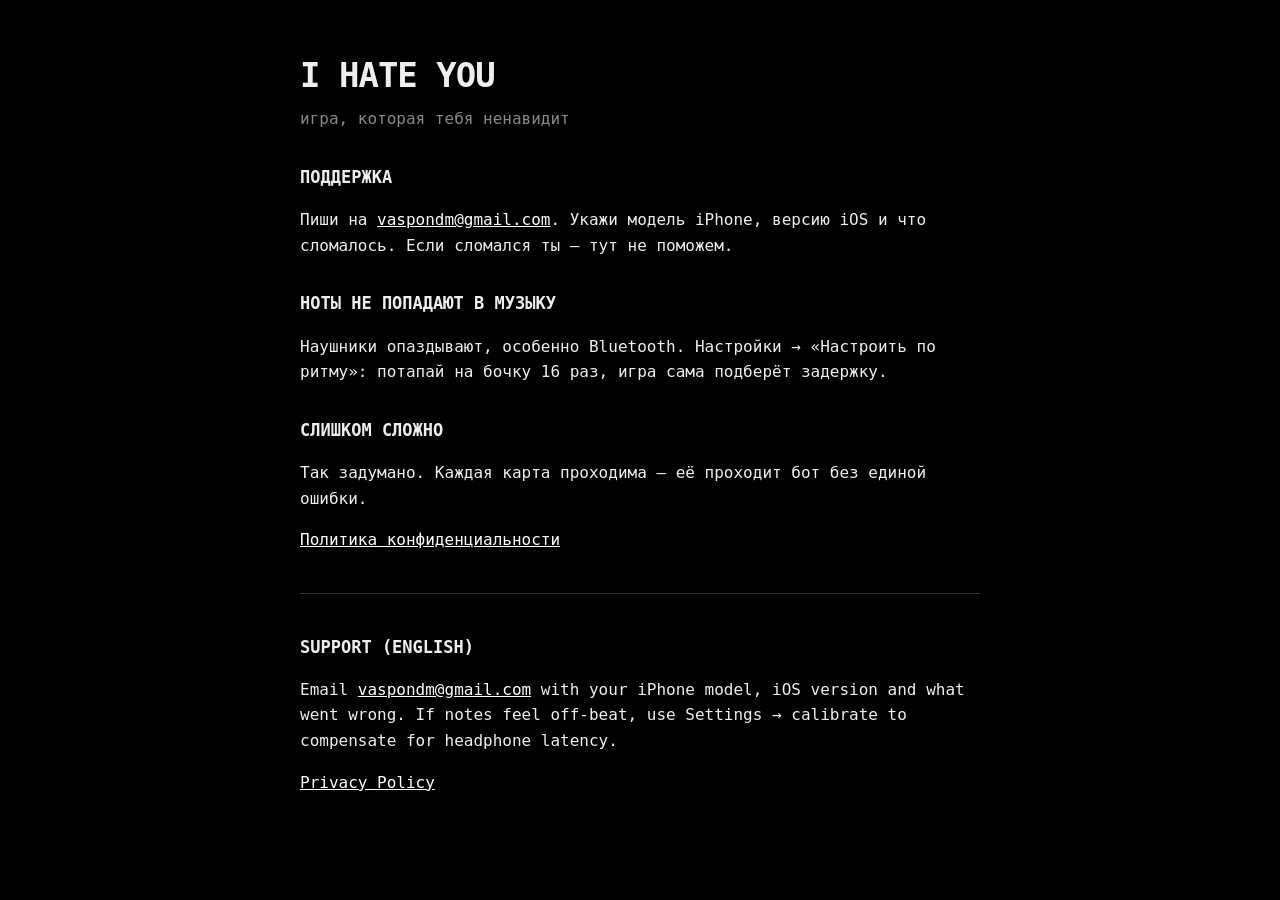
<file: index.html>
<!DOCTYPE html>
<html lang="ru">
<head>
<meta charset="utf-8">
<meta name="viewport" content="width=device-width, initial-scale=1">
<title>I Hate You — поддержка</title>
<link rel="stylesheet" href="style.css">
</head>
<body>
<h1>I Hate You</h1>
<p class="sub">игра, которая тебя ненавидит</p>

<h2>Поддержка</h2>
<p>Пиши на <a href="mailto:vaspondm@gmail.com">vaspondm@gmail.com</a>. Укажи модель iPhone, версию iOS и что сломалось. Если сломался ты — тут не поможем.</p>

<h2>Ноты не попадают в музыку</h2>
<p>Наушники опаздывают, особенно Bluetooth. Настройки → «Настроить по ритму»: потапай на бочку 16 раз, игра сама подберёт задержку.</p>

<h2>Слишком сложно</h2>
<p>Так задумано. Каждая карта проходима — её проходит бот без единой ошибки.</p>

<p><a href="privacy.html">Политика конфиденциальности</a></p>

<hr>

<h2>Support (English)</h2>
<p>Email <a href="mailto:vaspondm@gmail.com">vaspondm@gmail.com</a> with your iPhone model, iOS version and what went wrong. If notes feel off-beat, use Settings → calibrate to compensate for headphone latency.</p>
<p><a href="privacy.html">Privacy Policy</a></p>
</body>
</html>
</file>
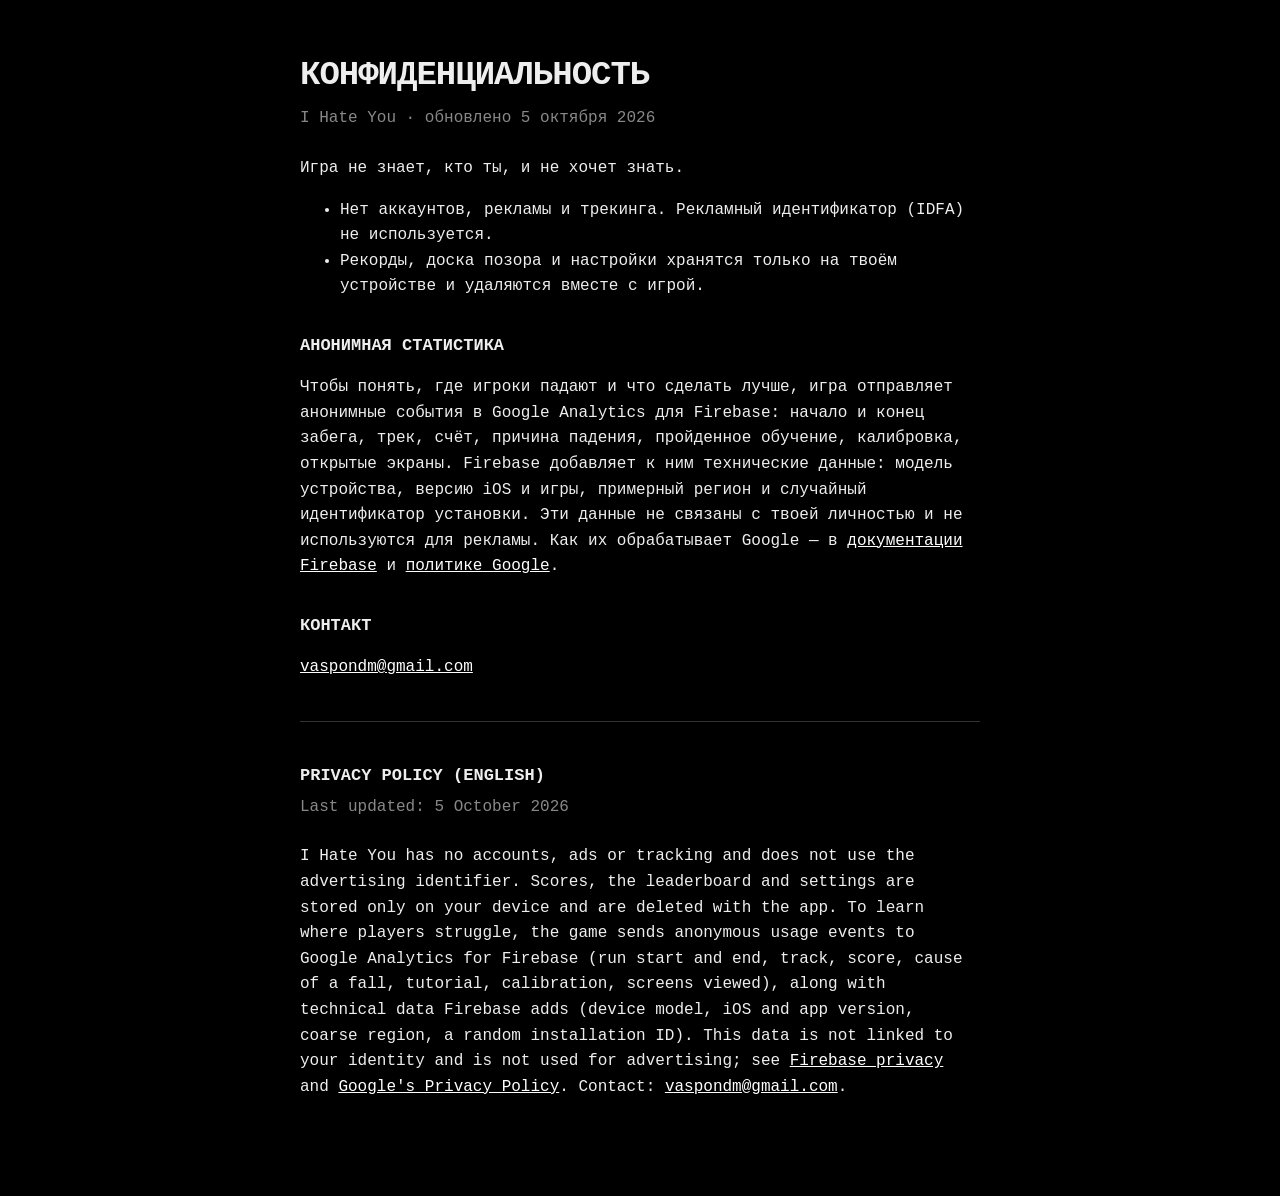
<file: privacy.html>
<!DOCTYPE html>
<html lang="ru">
<head>
<meta charset="utf-8">
<meta name="viewport" content="width=device-width, initial-scale=1">
<title>I Hate You — конфиденциальность</title>
<link rel="stylesheet" href="style.css">
</head>
<body>
<h1>Конфиденциальность</h1>
<p class="sub">I Hate You · обновлено 5 октября 2026</p>

<p>Игра не знает, кто ты, и не хочет знать.</p>
<ul>
<li>Нет аккаунтов, рекламы и трекинга. Рекламный идентификатор (IDFA) не используется.</li>
<li>Рекорды, доска позора и настройки хранятся только на твоём устройстве и удаляются вместе с игрой.</li>
</ul>

<h2>Анонимная статистика</h2>
<p>Чтобы понять, где игроки падают и что сделать лучше, игра отправляет анонимные события в Google Analytics для Firebase: начало и конец забега, трек, счёт, причина падения, пройденное обучение, калибровка, открытые экраны. Firebase добавляет к ним технические данные: модель устройства, версию iOS и игры, примерный регион и случайный идентификатор установки. Эти данные не связаны с твоей личностью и не используются для рекламы. Как их обрабатывает Google — в <a href="https://firebase.google.com/support/privacy">документации Firebase</a> и <a href="https://policies.google.com/privacy">политике Google</a>.</p>

<h2>Контакт</h2>
<p><a href="mailto:vaspondm@gmail.com">vaspondm@gmail.com</a></p>

<hr>

<h2>Privacy Policy (English)</h2>
<p class="sub">Last updated: 5 October 2026</p>
<p>I Hate You has no accounts, ads or tracking and does not use the advertising identifier. Scores, the leaderboard and settings are stored only on your device and are deleted with the app. To learn where players struggle, the game sends anonymous usage events to Google Analytics for Firebase (run start and end, track, score, cause of a fall, tutorial, calibration, screens viewed), along with technical data Firebase adds (device model, iOS and app version, coarse region, a random installation ID). This data is not linked to your identity and is not used for advertising; see <a href="https://firebase.google.com/support/privacy">Firebase privacy</a> and <a href="https://policies.google.com/privacy">Google's Privacy Policy</a>. Contact: <a href="mailto:vaspondm@gmail.com">vaspondm@gmail.com</a>.</p>
</body>
</html>
</file>
<file: style.css>
body { font: 16px/1.6 ui-monospace, SFMono-Regular, Menlo, monospace; max-width: 680px; margin: 0 auto; padding: 48px 20px 80px; color: #eee; background: #000; }
h1 { font-size: 34px; letter-spacing: -1px; margin: 0 0 4px; text-transform: uppercase; }
h2 { font-size: 17px; margin: 32px 0 6px; text-transform: uppercase; }
.sub { color: #888; margin: 0 0 24px; }
a { color: #fff; }
hr { border: 0; border-top: 1px solid #333; margin: 40px 0; }
</file>
